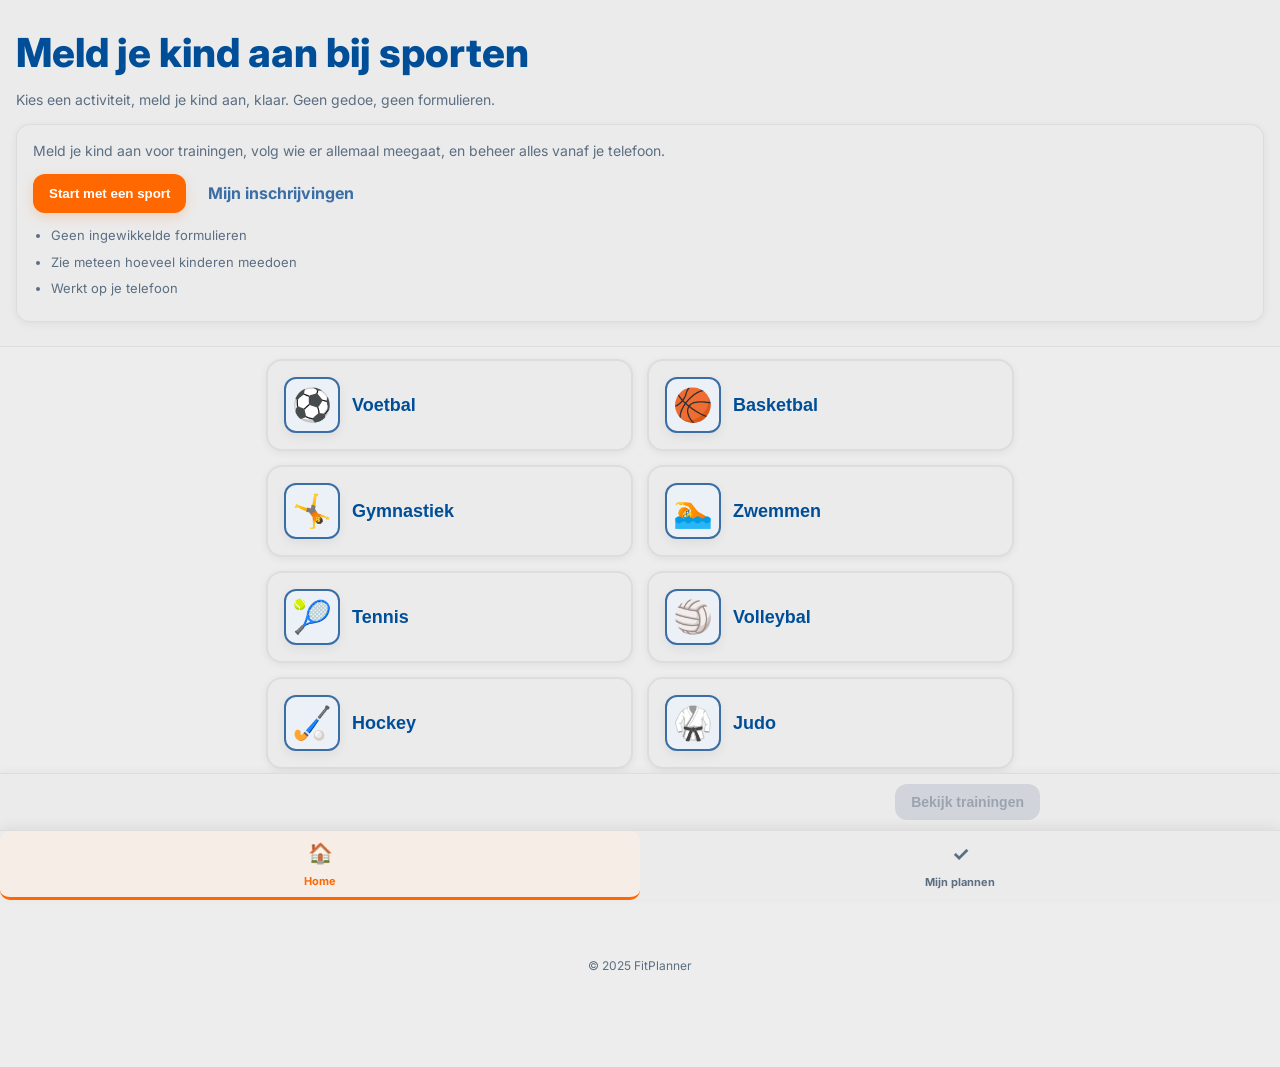
<file: index.html>
<!DOCTYPE html>
<html lang="nl">
<head>
  <meta charset="UTF-8" />
  <meta name="viewport" content="width=device-width, initial-scale=1" />
  <title>FitPlanner – Meld je kind aan voor sporten</title>
  <link rel="stylesheet" href="style.css" />
  <script defer src="app.js"></script>
</head>
<body>
  <header class="site-header">
    <h1>Meld je kind aan bij sporten</h1>
    <p class="sub">Kies een activiteit, meld je kind aan, klaar. Geen gedoe, geen formulieren.</p>
    <div class="hero">
      <p class="hero-lead">Meld je kind aan voor trainingen, volg wie er allemaal meegaat, en beheer alles vanaf je telefoon.</p>
      <div class="hero-cta">
        <button id="ctaChoose" class="primary">Start met een sport</button>
        <a href="myplans.html" class="ghost" aria-label="Bekijk mijn plannen">Mijn inschrijvingen</a>
      </div>
      <ul class="benefits" aria-hidden="false">
        <li>Geen ingewikkelde formulieren</li>
        <li>Zie meteen hoeveel kinderen meedoen</li>
        <li>Werkt op je telefoon</li>
      </ul>
    </div>
  </header>

  <main id="sports" class="sport-grid" aria-label="Lijst van sporten">
    <button class="sport-card" data-sport="voetbal" aria-label="Voetbal">
      <div class="sport-visual">⚽</div><h2>Voetbal</h2>
    </button>
    <button class="sport-card" data-sport="basketbal" aria-label="Basketbal">
      <div class="sport-visual">🏀</div><h2>Basketbal</h2>
    </button>
    <button class="sport-card" data-sport="gymnastiek" aria-label="Gymnastiek">
      <div class="sport-visual">🤸</div><h2>Gymnastiek</h2>
    </button>
    <button class="sport-card" data-sport="zwemmen" aria-label="Zwemmen">
      <div class="sport-visual">🏊</div><h2>Zwemmen</h2>
    </button>
    <button class="sport-card" data-sport="tennis" aria-label="Tennis">
      <div class="sport-visual">🎾</div><h2>Tennis</h2>
    </button>
    <button class="sport-card" data-sport="volleybal" aria-label="Volleybal">
      <div class="sport-visual">🏐</div><h2>Volleybal</h2>
    </button>
    <button class="sport-card" data-sport="hockey" aria-label="Hockey">
      <div class="sport-visual">🏑</div><h2>Hockey</h2>
    </button>
    <button class="sport-card" data-sport="judo" aria-label="Judo">
      <div class="sport-visual">🥋</div><h2>Judo</h2>
    </button>
    <button class="sport-card" data-sport="atletiek" aria-label="Atletiek">
      <div class="sport-visual">🏃</div><h2>Atletiek</h2>
    </button>
    <button class="sport-card" data-sport="dans" aria-label="Dans">
      <div class="sport-visual">💃</div><h2>Dans</h2>
    </button>
  </main>

  <div id="toast" class="toast" role="status" aria-live="polite" hidden></div>

  <footer class="site-footer">
    <p>© 2025 FitPlanner</p>
  </footer>

  <!-- Sticky action bar - always visible above bottom navigation -->
  <div class="sticky-action-bar" id="actionBar">
    <div class="action-content">
      <div class="action-info">
        <span id="selectionHint" hidden>Geselecteerd: <strong id="hintSport"></strong></span>
      </div>
      <div class="action-buttons">
        <button id="viewPlannerBtn" class="primary" aria-label="Bekijk trainingen">Bekijk trainingen</button>
        <button id="clearSelectionBtn" class="ghost reset-btn" aria-label="Wis keuze" hidden>Wis keuze</button>
      </div>
    </div>
  </div>
  <!-- Bottom navigation to feel like a native app -->
  <nav class="bottom-nav" aria-label="Navigatie">
    <a href="index.html" class="bn-item active" aria-current="page">
      <span class="bn-icon">🏠</span>
      <span class="bn-label">Home</span>
    </a>
    <a href="myplans.html" class="bn-item">
      <span class="bn-icon">✓</span>
      <span class="bn-label">Mijn plannen</span>
    </a>
  </nav>
</body>
</html>
</file>
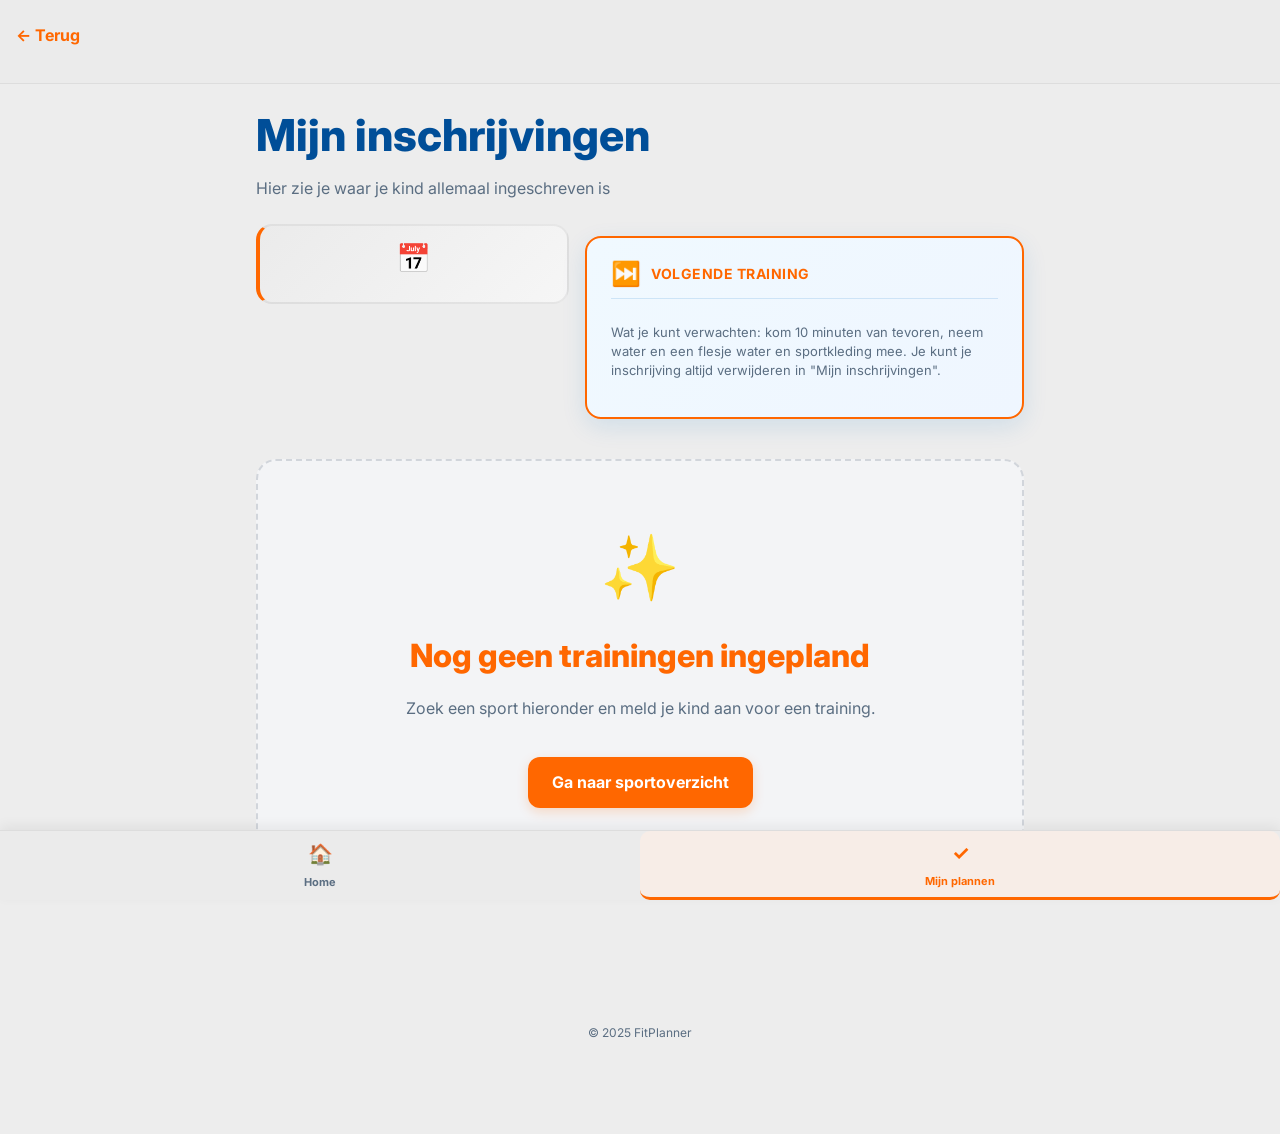
<file: myplans.html>
<!DOCTYPE html>
<html lang="nl">
<head>
  <meta charset="UTF-8" />
  <meta name="viewport" content="width=device-width, initial-scale=1" />
  <title>Mijn inschrijvingen – FitPlanner</title>
  <link rel="stylesheet" href="style.css" />
  <script defer src="myplans.js"></script>
</head>
<body>
  <header class="site-header">
    <a class="backlink" href="index.html" aria-label="Terug naar overzicht">← Terug</a>
  </header>

  <main class="plans-main">
    <div class="myplans-head">
      <h1>Mijn inschrijvingen</h1>
      <p class="myplans-subtitle">Hier zie je waar je kind allemaal ingeschreven is</p>
    </div>

    <!-- Filter controls - tap-based, no typing -->
    <div id="filterSection" class="filter-section">
      <!-- Sport filter chips -->
      <div class="filter-group">
        <label class="filter-label">Sport</label>
        <div id="sportChipsContainer" class="chips-container" role="group" aria-label="Filter op sport">
          <!-- Chips will be generated by JS -->
        </div>
      </div>

      <!-- Date filter chips -->
      <div class="filter-group">
        <label class="filter-label">Datum</label>
        <div id="dateChipsContainer" class="chips-container" role="group" aria-label="Filter op datum">
          <!-- Chips will be generated by JS -->
        </div>
      </div>

      <!-- Active filters display -->
      <div id="activeFilters" class="active-filters" hidden>
        <span class="active-label">Gefilterd op:</span>
        <span id="activeFiltersList" class="filters-list"></span>
      </div>

      <!-- Reset button -->
      <button id="resetFiltersBtn" class="filter-reset-btn" hidden>Filters wissen</button>
    </div>

    <!-- Dashboard block: summary + next training -->
    <div id="dashboardBlock" class="dashboard-block">
      <div class="dashboard-summary">
        <span class="summary-icon">📅</span>
        <span id="summaryText" class="summary-text"></span>
      </div>
      
      <div id="nextTrainingCard" class="next-training-card">
        <div class="next-training-header">
          <span class="next-icon">⏭️</span>
          <span class="next-label">Volgende training</span>
        </div>
        <div id="nextTrainingContent" class="next-training-content"></div>
        <p class="next-training-helper">Wat je kunt verwachten: kom 10 minuten van tevoren, neem water en een flesje water en sportkleding mee. Je kunt je inschrijving altijd verwijderen in "Mijn inschrijvingen".</p>
      </div>
    </div>

    <!-- Plans container -->
    <div id="plansContainer"></div>

    <!-- Toast notification -->
    <div id="toast" class="toast" role="status" aria-live="polite" hidden></div>
  </main>

  <footer class="site-footer">
    <p>© 2025 FitPlanner</p>
  </footer>
  
  <!-- Bottom navigation to feel like a native app -->
  <nav class="bottom-nav" aria-label="Navigatie">
    <a href="index.html" class="bn-item">
      <span class="bn-icon">🏠</span>
      <span class="bn-label">Home</span>
    </a>
    <a href="myplans.html" class="bn-item active" aria-current="page">
      <span class="bn-icon">✓</span>
      <span class="bn-label">Mijn plannen</span>
    </a>
  </nav>
</body>
</html>
</file>
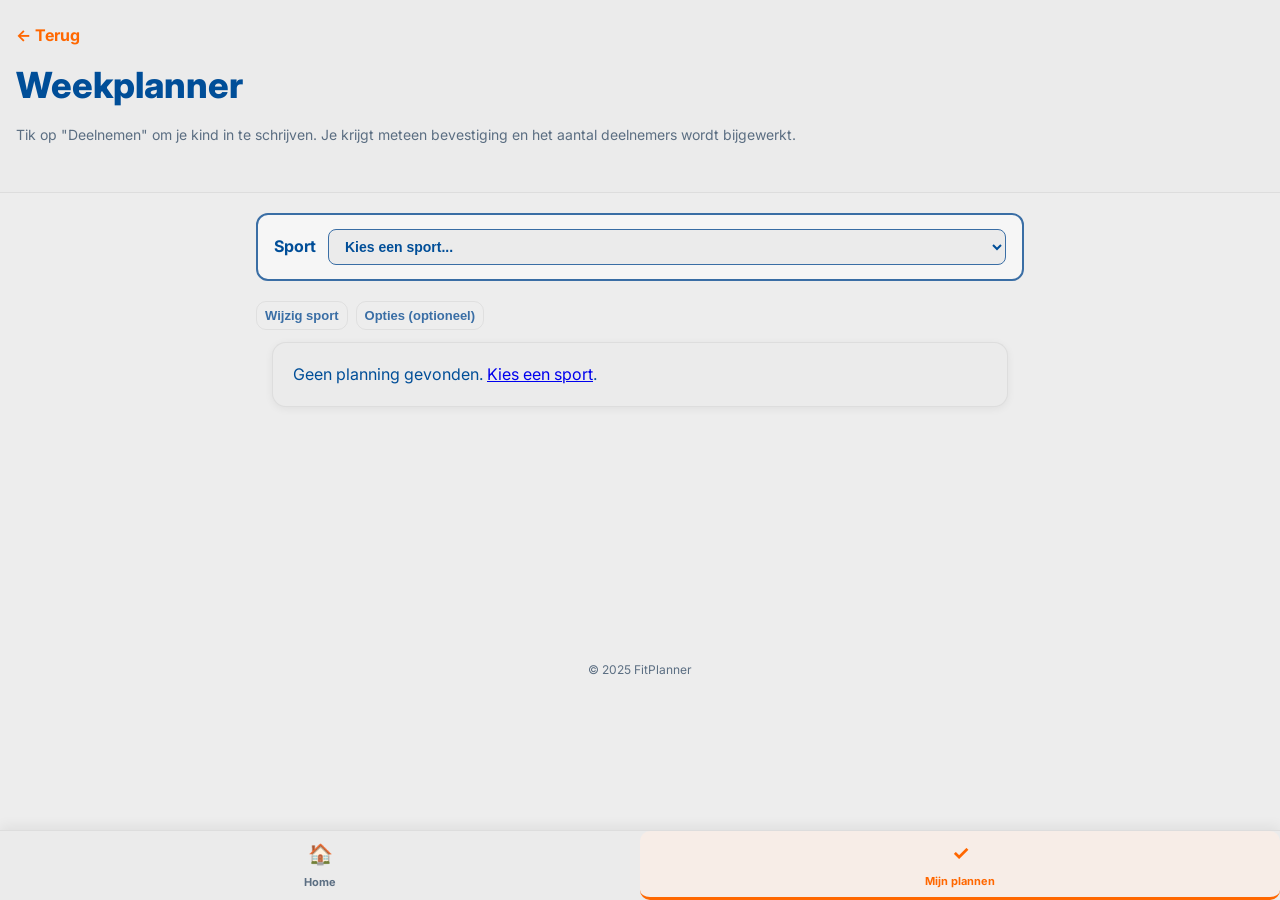
<file: planner.html>
<!DOCTYPE html>
<html lang="nl">
<head>
  <meta charset="UTF-8" />
  <meta name="viewport" content="width=device-width, initial-scale=1" />
  <title>Trainingen – FitPlanner</title>
  <link rel="stylesheet" href="style.css" />
  <script defer src="planner.js"></script>
</head>
<body>
  <header class="site-header">
    <a class="backlink" href="index.html" aria-label="Terug naar overzicht">← Terug</a>
    <div class="planner-head">
      <h1 id="plannerTitle">Weekplanner</h1>
      <p class="hint">Tik op "Deelnemen" om je kind in te schrijven. Je krijgt meteen bevestiging en het aantal deelnemers wordt bijgewerkt.</p>
    </div>
    <div id="toast" class="toast" role="status" aria-live="polite" hidden></div>
  </header>

  <main class="plans-main">
    <!-- Sport selector - allow changing sport without going back -->
    <div class="planner-context">
      <div id="sportSelector" class="sport-selector" aria-label="Selecteer sport" hidden>
        <label for="sportDropdown" class="sport-selector-label">Sport</label>
        <select id="sportDropdown" class="sport-dropdown" aria-label="Wissel sport">
          <option value="">Kies een sport...</option>
        </select>
      </div>
      <div class="planner-actions">
        <button id="toggleSportBtn" class="ghost small">Wijzig sport</button>
        <button id="toggleFiltersBtn" class="ghost small">Opties (optioneel)</button>
      </div>
    </div>

    <!-- Filters: Day, Age (groep), Type (Jongens/Meisjes/Gemengd) -->
    <div id="plannerFilters" class="filter-section" hidden aria-label="Filters">
      <div class="filters-header">
        <h3 class="filters-title">Opties (optioneel)</h3>
        <span id="resultCount" class="result-count">0 trainingen</span>
        <p class="filters-hint">Gebruik alleen opties als je de lijst wilt beperken.</p>
      </div>

      <div class="filters-grid">
        <div class="filter-group">
          <label for="dayFilter" class="filter-label">Dag</label>
          <select id="dayFilter" class="filter-select" aria-label="Filter op dag">
            <option value="">Alles</option>
          </select>
        </div>

        <div class="filter-group">
          <label for="ageFilter" class="filter-label">Leeftijd</label>
          <select id="ageFilter" class="filter-select" aria-label="Filter op leeftijd">
            <option value="">Alles</option>
          </select>
        </div>

        <div class="filter-group">
          <label for="typeFilter" class="filter-label">Type</label>
          <select id="typeFilter" class="filter-select" aria-label="Filter op type">
            <option value="">Alles</option>
            <option value="Jongens">Jongens</option>
            <option value="Meisjes">Meisjes</option>
            <option value="Mixed">Gemengd</option>
          </select>
        </div>
      </div>

      <button id="resetFiltersBtn" class="filter-reset-btn" hidden>Wis opties</button>
    </div>

    <div id="scheduleContainer" class="schedule"></div>
  </main>

  <footer class="site-footer">
    <p>© 2025 FitPlanner</p>
  </footer>
  <nav class="bottom-nav" aria-label="Navigatie">
    <a href="index.html" class="bn-item">
      <span class="bn-icon">🏠</span>
      <span class="bn-label">Home</span>
    </a>
    <a href="myplans.html" class="bn-item active" aria-current="page">
      <span class="bn-icon">✓</span>
      <span class="bn-label">Mijn plannen</span>
    </a>
  </nav>
</body>
</html>
</file>
<file: style.css>
@import url('https://fonts.googleapis.com/css2?family=Inter:wght@300;400;600;700;800&display=swap');
:root{
  /* FitPlanner visual system (limited palette) */
  --primary: #FF6700; /* CTA */
  --text: #004E98; /* Dark base for headings & main text */
  --text-dark: #003a6e;
  --secondary: #3A6EA5; /* links, icons */
  --muted: #5b6e82; /* subdued copy */
  --card: #EBEBEB; /* surface / cards */
  --bg1: #EDEDED; /* page background (lighter than #C0C0C0) */
  --bg2: #F6F6F6;
  --ring: var(--primary);
  --ok: var(--primary);
  --shadow: 0 2px 8px rgba(0,0,0,.06);
  --glow: 0 0 0 rgba(255,103,0,.08);

  /* Sport color slots simplified to fit the single palette (keep semantics but reduce noise) */
  --sport-voetbal: var(--secondary);
  --sport-basketbal: var(--secondary);
  --sport-gymnastiek: var(--secondary);
  --sport-zwemmen: var(--secondary);
  --sport-tennis: var(--secondary);
  --sport-volleybal: var(--secondary);
  --sport-hockey: var(--secondary);
  --sport-judo: var(--secondary);
  --sport-atletiek: var(--secondary);
  --sport-dans: var(--secondary);
  /* Tag helpers mapped to the limited palette */
  --boys: var(--secondary);
  --girls: var(--secondary);
  --mixed: var(--secondary);
}
*{ box-sizing:border-box }
html,body{
  margin:0; padding:0; min-height:100%; color:var(--text);
  font-family: 'Inter', system-ui, -apple-system, 'Segoe UI', Roboto, 'Helvetica Neue', Arial, sans-serif;
  font-size:16px; line-height:1.45;
  background: var(--bg1);
  min-height:100vh;
}
.site-header{ padding:24px 16px; border-bottom: 1px solid rgba(0,0,0,0.06); background: var(--card); position: relative; z-index: 10; }
.site-header h1{ margin:0 0 8px; font-size:clamp(28px,6vw,40px); font-weight:800; color:var(--text); }
.site-header .sub{ margin:6px 0 10px; color:var(--muted); max-width:640px; font-size:14px; }
.site-footer{ margin-top:24px; padding:18px 16px 80px; color:var(--muted); text-align:center; font-size:12px; }

/* GRID met diepte */
.sport-grid{
  display:grid; grid-template-columns: 1fr; /* mobile-first single column */
  gap:14px; padding:12px 16px 28px; max-width:780px; margin:0 auto;
  perspective: 900px;
}

.sport-card{
  appearance:none; -webkit-appearance:none;
  border:2px solid rgba(0,0,0,0.06); background:var(--card); border-radius:16px;
  padding:16px; display:flex; align-items:center; gap:12px;
  cursor:pointer; box-shadow: var(--shadow);
  transform-style: preserve-3d;
  transition: all .22s cubic-bezier(0.34, 1.56, 0.64, 1);
  min-height:68px; position:relative; overflow:hidden; pointer-events: auto; z-index: 1;
}
.sport-grid{ position:relative; }
.sport-card{ pointer-events:auto !important; touch-action:manipulation; -webkit-tap-highlight-color: rgba(0,0,0,0.06); }
.sport-card::before{
  content:''; position:absolute; inset:0; background: radial-gradient(circle at center, rgba(58,110,165,.04), transparent 70%);
  opacity:0; transition: opacity .3s ease; pointer-events: none; z-index: -1;
}
.sport-card:hover{
  box-shadow: 0 12px 24px rgba(0,78,152,.10);
  transform: translateY(-4px);
  border-color: var(--primary);
}
.sport-card:hover::before{ opacity:1; }
.sport-card:active{ transform: translateY(-2px) scale(0.98); }
.sport-card:focus{ outline:none }
.sport-card:focus-visible{
  border-color:var(--ring);
  box-shadow: 0 0 0 6px color-mix(in srgb, var(--ring) 55%, transparent);
}
.sport-card.selected{
  border-color: var(--primary);
  box-shadow: 0 14px 28px rgba(0,78,152,.10);
  transform: translateY(-4px) scale(1.02);
}
.sport-card[aria-pressed="true"]{ border-color:var(--primary); }
.sport-card:hover{ box-shadow: 0 14px 28px rgba(15,23,42,.12) }
.sport-card.clicked{ transform: translateZ(0) scale(.97) }

.sport-visual{ font-size:32px; line-height:1; transform: translateZ(18px); width:56px; height:56px; display:flex; align-items:center; justify-content:center; border-radius:12px; background:var(--bg2); box-shadow:0 4px 12px rgba(0,0,0,.06); border:2px solid rgba(0,0,0,0.06); color:var(--secondary); }
.sport-card h2{ margin:0; font-size:18px; font-weight:800; transform: translateZ(12px); color:var(--text); }

/* Sport-specific accent colors - clean and distinct */
.sport-card[data-sport="voetbal"] .sport-visual{ background: color-mix(in srgb, var(--sport-voetbal) 10%, white); border-color:var(--sport-voetbal); color:var(--sport-voetbal); }
.sport-card[data-sport="basketbal"] .sport-visual{ background: color-mix(in srgb, var(--sport-basketbal) 10%, white); border-color:var(--sport-basketbal); color:var(--sport-basketbal); }
.sport-card[data-sport="gymnastiek"] .sport-visual{ background: color-mix(in srgb, var(--sport-gymnastiek) 10%, white); border-color:var(--sport-gymnastiek); color:var(--sport-gymnastiek); }
.sport-card[data-sport="zwemmen"] .sport-visual{ background: color-mix(in srgb, var(--sport-zwemmen) 10%, white); border-color:var(--sport-zwemmen); color:var(--sport-zwemmen); }
.sport-card[data-sport="tennis"] .sport-visual{ background: color-mix(in srgb, var(--sport-tennis) 10%, white); border-color:var(--sport-tennis); color:var(--sport-tennis); }
.sport-card[data-sport="volleybal"] .sport-visual{ background: color-mix(in srgb, var(--sport-volleybal) 10%, white); border-color:var(--sport-volleybal); color:var(--sport-volleybal); }
.sport-card[data-sport="hockey"] .sport-visual{ background: color-mix(in srgb, var(--sport-hockey) 10%, white); border-color:var(--sport-hockey); color:var(--sport-hockey); }
.sport-card[data-sport="judo"] .sport-visual{ background: color-mix(in srgb, var(--sport-judo) 10%, white); border-color:var(--sport-judo); color:var(--sport-judo); }
.sport-card[data-sport="atletiek"] .sport-visual{ background: color-mix(in srgb, var(--sport-atletiek) 10%, white); border-color:var(--sport-atletiek); color:var(--sport-atletiek); }
.sport-card[data-sport="dans"] .sport-visual{ background: color-mix(in srgb, var(--sport-dans) 10%, white); border-color:var(--sport-dans); color:var(--sport-dans); }

/* All plans helper link */
.all-link{ margin:16px 0; text-align:center }

/* Remove button in All Plans */
.remove-btn{ appearance:none; -webkit-appearance:none; background:transparent; border:1px solid rgba(15,23,42,0.06); padding:8px 10px; border-radius:10px; color:var(--primary); cursor:pointer; font-weight:700 }
.remove-btn:hover{ background: color-mix(in srgb, var(--secondary) 6%, var(--bg2)); }

/* Sticky action bar - always visible above bottom navigation */
.sticky-action-bar{
  position:fixed; left:0; right:0; bottom:70px; height:auto; 
  background:var(--card); border-top:1px solid rgba(0,0,0,0.06); z-index:85;
  padding:10px 16px; box-shadow: 0 -2px 8px rgba(0,0,0,.04);
}
.action-content{
  max-width:800px; margin:0 auto; display:flex; gap:12px; align-items:center; justify-content:space-between;
}
.action-info{
  flex:1; color:var(--muted); font-size:14px;
}
.action-info strong{ color:var(--text); font-weight:700; }
.action-buttons{
  display:flex; gap:8px; align-items:center;
}
.action-buttons .primary{
  padding:10px 16px; font-size:14px;
}
.action-buttons .ghost{
  padding:8px 10px; font-size:13px;
}

/* Add bottom padding to body to accommodate sticky bar and bottom nav */
body{ padding-bottom:0; }
main{ padding-bottom:70px; }

/* Bottom navigation - clean and app-like */
.bottom-nav{
  position:fixed; left:0; right:0; bottom:0; height:70px; 
  display:flex; gap:0; align-items:center; justify-content:space-around; 
  padding:0; background:var(--card);
  border-top:1px solid rgba(0,0,0,0.06);
  box-shadow:0 -4px 12px rgba(0,0,0,.06); 
  z-index:90;
}
.bn-item{
  text-decoration:none; color:var(--muted); padding:8px 12px; 
  border-radius:10px; font-weight:700; display:flex; flex-direction:column;
  align-items:center; gap:6px; font-size:12px; transition: all .22s ease;
  flex:1; text-align:center;
}
.bn-item:hover{
  color:var(--primary);
  background: var(--bg2);
}
.bn-item.active{
  color:var(--primary); 
  background: color-mix(in srgb, var(--primary) 6%, var(--bg2));
  box-shadow: none;
  border-bottom:3px solid var(--primary);
}
.bn-icon{ font-size:20px; }
.bn-label{ font-size:11px; }

/* touch press state */
.sport-card:active, .join-btn:active, .primary:active, .remove-btn:active{ transform: translateY(1px) scale(0.997); }

/* Planner (ongewijzigd behalve tags) */
.schedule{ padding:8px 16px 32px; max-width:780px; margin:0 auto }
.empty{ background:var(--card); border:1px solid rgba(15,23,42,0.06); border-radius:14px; padding:16px; box-shadow:var(--shadow) }
.backlink{ display:inline-block; text-decoration:none; color:var(--primary); margin-bottom:8px }
.day-section{ margin:18px 0 10px }
.day-section h3{ margin:8px 0 10px; font-size:18px; color:#0f172a }
.slot-list{ display:grid; grid-template-columns: 1fr; gap:12px }
.slot{
  background:var(--card); border:1px solid rgba(15,23,42,0.06); border-left: 3px solid var(--primary); border-radius:12px; padding:12px;
  display:flex; justify-content:space-between; align-items:center; gap:12px;
  box-shadow:var(--shadow); transition: transform .15s ease, box-shadow .15s ease;
}
.slot:hover{ transform: translateY(-1px) }
.slot-meta{ display:flex; flex-direction:column; gap:6px }
.next-training-card{ border-left:6px solid var(--primary); padding:16px 14px; margin-top:12px; background: linear-gradient(180deg, rgba(255,255,255,0.02), transparent); box-shadow: 0 12px 28px rgba(0,78,152,0.08); border-radius:12px; }
.next-training-card .next-sport-row{ display:flex; align-items:center; gap:12px; margin-bottom:8px }
.next-training-card .next-sport-emoji{ font-size:36px; line-height:1 }
.next-training-card .next-sport-name{ font-size:20px; font-weight:800; color:var(--text-dark) }
.next-training-card .next-detail-label{ color:var(--muted); margin-right:8px }
.next-training-card .next-detail-value{ font-size:15px; color:var(--text) }
.next-training-helper{ margin-top:10px; color:var(--muted); font-size:13px }
.slot-time{ font-weight:700; letter-spacing:.2px }
.slot-tags{ display:flex; flex-wrap:wrap; gap:6px }
.tag{ font-size:12px; padding:6px 10px; border-radius:999px; background:var(--bg2); color:var(--muted); border:1px solid rgba(0,0,0,0.04) }
.tag-boys{ background: color-mix(in srgb, var(--boys) 12%, white); border-color: color-mix(in srgb, var(--boys) 32%, #e2e8f0); color:#0b377a }
.tag-girls{ background: color-mix(in srgb, var(--girls) 12%, white); border-color: color-mix(in srgb, var(--girls) 32%, #e2e8f0); color:#7a0b3a }
.tag-mixed{ background: color-mix(in srgb, var(--mixed) 12%, white); border-color: color-mix(in srgb, var(--mixed) 32%, #e2e8f0); color:#064b5c }
.slot-actions{ display:flex; align-items:center; gap:10px }
.join-btn{
  appearance:none; -webkit-appearance:none; border:1px solid rgba(0,0,0,0.06);
  background: linear-gradient(var(--card), var(--bg2)); padding:10px 14px; border-radius:12px;
  cursor:pointer; font-weight:700; transition: transform .12s, box-shadow .12s, border-color .12s;
  box-shadow: 0 8px 18px rgba(0,0,0,.06); min-width:110px; height:44px; display:inline-flex; align-items:center; justify-content:center;
}
.join-btn:hover{ transform: translateY(-1px); border-color: var(--primary); box-shadow: 0 10px 18px rgba(0,0,0,.12) }
.join-btn:focus-visible{ outline: 2px solid var(--primary); outline-offset: 2px; }
.join-btn:disabled{ cursor:default; border-color:#d1fae5; background: linear-gradient(var(--bg2), var(--card)); color:#047857 }
.count{ font-size:14px; color:#111827; background:#f3f6ff; border:1px solid rgba(15,23,42,0.04); padding:6px 10px; border-radius:10px }
.slot.flash{ outline:2px solid color-mix(in srgb, var(--ok) 45%, transparent); outline-offset:2px; animation:flash .4s ease }
@keyframes flash{ from{ box-shadow:0 0 0 0 rgba(16,185,129,.45) } to{ box-shadow:0 0 0 12px rgba(16,185,129,0) } }
@media (max-width:520px){ .slot{ flex-direction:column; align-items:stretch } .slot-actions{ justify-content:space-between } }

/* reduce motion – zet 3D terug naar normale hover voor toegankelijkheid */
@media (prefers-reduced-motion: reduce){
  .sport-card, .sport-card *{ transform:none !important }
}

/* Planner small helpers and emphasis */
.filters-hint{ margin-top:6px; font-size:13px; color:var(--muted) }
.slot-time{ font-weight:800; letter-spacing:.2px; font-size:18px; color:var(--text-dark) }
.slot-help{ font-size:12px; color:var(--muted); margin-top:8px }
.planner-actions{ display:flex; gap:8px; margin-top:10px }
.planner-actions .small{ padding:6px 8px; font-size:13px; border-radius:10px }
.ghost.small{ background:transparent; border:1px solid rgba(0,0,0,0.06); color:var(--secondary); }
.join-btn.primary{ background: var(--primary); color: #fff; border-color: transparent; box-shadow: 0 8px 18px rgba(255,103,0,0.18) }

/* Debug mode: Press D to toggle and highlight potential overlay elements */
body.debug-click [style*="position: fixed"],
body.debug-click [style*="position: absolute"] {
  outline: 3px solid red !important;
}

.hero{ margin-top:12px; background: linear-gradient(180deg,var(--card),var(--bg2)); padding:12px; border-radius:12px; border:1px solid rgba(0,0,0,0.06); border-left: 4px solid var(--primary); box-shadow:0 8px 20px rgba(0,0,0,0.04) }
.hero-lead{ margin:0 0 10px; color:var(--muted) }
.hero-cta{ display:flex; gap:10px; align-items:center }
/* Primary button - clean and confident */
.primary, .btn-primary{
  background: var(--primary); 
  color:white; padding:12px 16px; border-radius:12px; border:none; 
  font-weight:700; box-shadow: 0 4px 12px rgba(255,103,0,.20); 
  cursor:pointer; transition: all .22s ease;
  display:inline-block !important; text-decoration:none; pointer-events: auto !important; z-index: 20 !important;
  visibility: visible !important; opacity: 1 !important;
}
.primary:hover, .btn-primary:hover{
  box-shadow: 0 8px 20px rgba(255,103,0,.28);
  transform: translateY(-2px);
}
.primary:focus-visible, .btn-primary:focus-visible{
  outline: 2px solid var(--primary);
  outline-offset: 2px;
}
.primary:active, .btn-primary:active{
  transform: translateY(0) scale(0.98);
}
.primary:disabled, .btn-primary:disabled{
  background: #d1d5db;
  box-shadow: none;
  cursor: not-allowed;
  transform: none;
  color: #9ca3af;
}
.primary:disabled:hover, .btn-primary:disabled:hover{
  transform: none;
  box-shadow: 0 4px 12px rgba(255,103,0,.20);
}
.ghost{ color:var(--secondary); text-decoration:none; padding:8px; pointer-events: auto !important; z-index: 20 !important; }
.reset-btn{ padding:10px 12px; border-radius:10px; font-weight:700; border:2px solid rgba(15,23,42,0.06); background:transparent; cursor:pointer; pointer-events: auto !important; z-index: 20 !important; }
.reset-btn:hover{ background: rgba(15,23,42,0.02); }
.benefits{ margin:10px 0 0; padding-left:18px; color:var(--muted); font-size:14px }

/* Toast - clean and clear */
.toast{
  position:fixed; left:50%; transform:translateX(-50%); bottom:90px; 
  background:var(--card); 
  border:1px solid rgba(0,0,0,0.06); padding:14px 20px; border-radius:12px; 
  box-shadow: 0 12px 32px rgba(0,0,0,.08);
  z-index:70; min-width:240px; max-width:90vw; text-align:center; 
  font-weight:700; color:var(--text); opacity:0; pointer-events:none; 
  transition:opacity .22s ease, transform .22s cubic-bezier(0.34,1.56,0.64,1);
}
.toast.show{ opacity:1; pointer-events:auto; transform:translateX(-50%) translateY(-12px); }

@media (min-width:600px){ .sport-grid{ grid-template-columns: repeat(2,1fr) } }

/* === MYPLANS PAGE STYLES === */
.myplans-head{ 
  padding:0 0 24px 0;
  text-align:left;
}
.myplans-head h1{ 
  font-size: clamp(32px, 7vw, 44px); 
  margin:0 0 8px 0;
  color:var(--text);
  font-weight:800;
}
.myplans-subtitle{ 
  color:var(--muted); 
  font-size:16px; 
  margin:0;
  line-height:1.5;
}

.plans-main{ 
  padding:20px 16px 100px; 
  max-width:800px; 
  margin:0 auto;
}

/* Sport selector - switch sports without going back */
.sport-selector{
  background:var(--bg2); border:2px solid var(--secondary);
  border-radius:12px; padding:14px 16px;
  margin-bottom:20px; display:flex; gap:12px; align-items:center;
}
.sport-selector-label{
  font-weight:700; color:var(--text); min-width:fit-content;
}
.sport-dropdown{
  flex:1; padding:8px 12px; border:1px solid var(--secondary);
  border-radius:8px; background:var(--card); color:var(--text);
  font-size:14px; font-weight:600; cursor:pointer;
}
.sport-dropdown:focus{ outline:none; border-color:var(--primary); box-shadow: 0 0 0 3px color-mix(in srgb, var(--primary) 20%, transparent); }

/* Filter section - clean and accessible */
.filter-section{
  background:var(--bg2);
  border:2px solid rgba(0,0,0,0.06);
  border-radius:14px;
  padding:20px 16px;
  margin-bottom:28px;
}

.filter-group{
  margin-bottom:16px;
}

.filter-group:last-child{
  margin-bottom:0;
}

.filter-label{
  display:block;
  font-size:14px;
  font-weight:700;
  color:var(--text);
  margin-bottom:8px;
  letter-spacing:0.3px;
}

/* Improved planner filters */
.filters-header{
  display:flex; justify-content:space-between; align-items:center;
  margin-bottom:16px; padding-bottom:12px; border-bottom:2px solid #e5e7eb;
}

.filters-title{
  margin:0; font-size:16px; font-weight:700; color:var(--text);
}

.result-count{
  font-size:13px; font-weight:600; color:var(--primary);
  background:#eff6ff; padding:6px 12px; border-radius:20px;
}

.filters-grid{
  display:grid; grid-template-columns:1fr 1fr 1fr; gap:12px;
}

@media(max-width:640px){
  .filters-grid{ grid-template-columns:1fr 1fr; }
}

/* Chips container for tap-based filters */
.chips-container{
  display:flex; flex-wrap:wrap; gap:8px;
}

.filter-chip{
  appearance:none; -webkit-appearance:none; border:none; cursor:pointer;
  padding:10px 16px; border-radius:20px; font-weight:600;
  background:#f3f4f6; color:var(--text); font-size:14px;
  border:2px solid transparent; transition:all .22s ease;
  touch-action:manipulation; -webkit-tap-highlight-color:rgba(0,0,0,.06);
  display:inline-block; white-space:nowrap;
}

.filter-chip:hover{
  background:#e5e7eb; border-color:#d1d5db;
}

.filter-chip:focus{
  outline:none;
}

.filter-chip:focus-visible{
  border-color:var(--primary); box-shadow:0 0 0 3px rgba(255,103,0,.16);
}

.filter-chip.active{
  background:var(--primary); color:white; border-color:var(--primary);
  box-shadow:0 4px 12px rgba(255,103,0,.20);
}

.filter-chip.active:hover{
  background:#1d4ed8; border-color:#1d4ed8;
}

/* Active filters display */
.active-filters{
  background:#f0f9ff; border:1px solid #bfdbfe;
  border-radius:10px; padding:10px 14px; margin-top:12px;
  font-size:13px; color:var(--text);
}

.active-label{
  font-weight:700; margin-right:6px;
}

.filters-list{
  color:var(--primary); font-weight:600;
}

.filters-list strong{
  color:var(--text);
}

.search-input{
  width:100%;
  padding:14px 16px;
  font-size:16px;
  border:2px solid #e5e7eb;
  border-radius:10px;
  transition:all .22s ease;
  font-family:inherit;
}

.search-input:focus{
  outline:none;
  border-color:var(--primary);
  box-shadow: 0 0 0 3px rgba(255,103,0,.08);
}

.search-input::placeholder{
  color:#9ca3af;
}

/* Filter select controls */
.filter-row{
  display:grid;
  grid-template-columns:1fr 1fr;
  gap:12px;
}

.filter-select{
  width:100%;
  padding:12px 14px;
  font-size:15px;
  border:2px solid rgba(0,0,0,0.06);
  border-radius:10px;
  background:var(--card);
  transition:all .22s ease;
  font-family:inherit;
  cursor:pointer;
  appearance:none;
  background-image:url("data:image/svg+xml,%3Csvg xmlns='http://www.w3.org/2000/svg' width='12' height='8' viewBox='0 0 12 8'%3E%3Cpath fill='%231f2937' d='M1 1l5 5 5-5'/%3E%3C/svg%3E");
  background-repeat:no-repeat;
  background-position:right 12px center;
  padding-right:36px;
}

.filter-select:focus{
  outline:none;
  border-color:var(--primary);
  box-shadow: 0 0 0 3px rgba(255,103,0,.08);
}

.filter-reset-btn{
  width:100%;
  padding:12px 16px;
  margin-top:16px;
  font-size:14px;
  font-weight:700;
  color:var(--primary);
  background:rgba(255,103,0,0.06);
  border:2px solid rgba(255,103,0,0.16);
  border-radius:10px;
  cursor:pointer;
  transition:all .22s ease;
  letter-spacing:0.3px;
}

.filter-reset-btn:hover{
  background:rgba(255,103,0,0.10);
  border-color:var(--primary);
}

.filter-reset-btn:active{
  transform:translateY(1px);
}

@media (min-width:520px){
  .filter-section{
    padding:24px;
  }

  .search-input{
    font-size:15px;
    padding:12px 14px;
  }

  .filter-row{
    gap:14px;
  }

  .filter-select{
    font-size:14px;
  }
}

/* Summary block - clear overview */
.summary-block{
  background: linear-gradient(135deg, var(--card) 0%, var(--bg2) 100%);
  border:2px solid rgba(0,0,0,0.06);
  border-radius:16px;
  padding:16px 20px;
  margin-bottom:28px;
  display:flex;
  align-items:center;
  justify-content:center;
}
.summary-content{
  display:flex;
  align-items:center;
  gap:12px;
  text-align:center;
}
.summary-icon{
  font-size:28px;
  line-height:1;
}
.summary-text{
  font-size:18px;
  font-weight:700;
  color:var(--text);
}

/* Dashboard block - summary + next training */
.dashboard-block{
  display:grid;
  grid-template-columns: 1fr;
  gap:16px;
  margin-bottom:28px;
}

.dashboard-summary{
  background: linear-gradient(135deg, var(--card) 0%, var(--bg2) 100%);
  border:2px solid rgba(0,0,0,0.06);
  border-left: 4px solid var(--primary);
  border-radius:16px;
  padding:16px 20px;
  display:flex;
  align-items:center;
  justify-content:center;
  gap:12px;
  text-align:center;
}

.summary-icon{
  font-size:28px;
  line-height:1;
}

.summary-text{
  font-size:16px;
  font-weight:700;
  color:var(--text);
}

/* Next training card - prominent highlight */
.next-training-card{
  background:linear-gradient(135deg, #f0f9ff 0%, #eff6ff 100%);
  border:2px solid var(--primary);
  border-radius:16px;
  padding:20px;
  box-shadow:0 8px 24px rgba(11,118,201,0.12);
}

.next-training-header{
  display:flex;
  align-items:center;
  gap:10px;
  margin-bottom:14px;
  border-bottom:1px solid rgba(11,118,201,0.15);
  padding-bottom:12px;
}

.next-icon{
  font-size:24px;
  line-height:1;
}

.next-label{
  font-size:14px;
  font-weight:700;
  color:var(--primary);
  text-transform:uppercase;
  letter-spacing:0.5px;
}

.next-training-content{
  display:flex;
  flex-direction:column;
  gap:12px;
}

.next-training-info{
  display:grid;
  grid-template-columns: 1fr;
  gap:12px;
}

.next-sport-row{
  display:flex;
  align-items:center;
  gap:10px;
  margin-bottom:4px;
}

.next-sport-emoji{
  font-size:32px;
  line-height:1;
}

.next-sport-name{
  font-size:20px;
  font-weight:800;
  color:var(--text);
}

.next-details{
  display:grid;
  grid-template-columns: 1fr;
  gap:10px;
  margin-top:8px;
}

.next-detail-row{
  display:flex;
  align-items:center;
  gap:8px;
  font-size:15px;
  color:#374151;
}

.next-detail-label{
  font-size:18px;
  line-height:1;
  min-width:24px;
}

.next-detail-value{
  font-weight:600;
  color:var(--text);
}

@media (min-width:640px){
  .dashboard-block{
    grid-template-columns: 1fr 1.4fr;
    align-items:flex-start;
  }
  
  .dashboard-summary{
    flex-direction:column;
    text-align:center;
    justify-content:flex-start;
    padding:18px 16px;
  }
  
  .next-training-card{
    padding:24px;
  }
}

/* Empty state with strong visual presence */
.empty-hero{
  text-align:center; 
  padding:60px 24px;
  background: #f3f4f6;
  border:2px dashed #d1d5db;
  border-radius:20px;
  animation: float 3s ease-in-out infinite;
  margin-top:40px;
}
.empty-icon{ 
  font-size:64px; 
  margin-bottom:20px; 
  animation: pulse 2s ease-in-out infinite; 
  display:block;
}
.empty-hero h2{ 
  font-size:clamp(24px, 5vw, 32px); 
  margin:8px 0 16px 0; 
  color:var(--primary);
  font-weight:800;
}
.empty-hero p{ 
  color:var(--muted); 
  margin:12px 0 28px 0; 
  font-size:16px;
  line-height:1.6;
}
.empty-hero .btn-primary{ 
  margin-top:8px;
  font-size:16px;
  padding:14px 24px;
}

@keyframes float{ 0%, 100%{ transform: translateY(0) } 50%{ transform: translateY(-8px) } }
@keyframes pulse{ 0%, 100%{ opacity:1 } 50%{ opacity:.7 } }

/* Day sections */
.day-section{ 
  margin:32px 0 0 0;
}
.day-section:first-of-type{
  margin-top:0;
}
.day-title{ 
  font-size:18px; 
  font-weight:800; 
  margin:0 0 16px 0;
  color:var(--primary);
  text-transform:uppercase; 
  letter-spacing:1.5px;
  padding-bottom:12px;
  border-bottom:3px solid var(--primary);
}

/* Plans list and cards */
.plans-list{ 
  display:grid; 
  grid-template-columns:1fr; 
  gap:14px;
}

.plan-card{
  background:var(--card);
  border:2px solid rgba(0,0,0,0.06); 
  border-left: 4px solid var(--primary);
  border-radius:16px; 
  padding:18px;
  display:flex; 
  justify-content:space-between; 
  align-items:flex-start; 
  gap:16px;
  box-shadow: var(--shadow);
  transition: all .22s ease;
  position:relative; 
  overflow:hidden;
}
.plan-card:hover{
  box-shadow: 0 8px 20px rgba(255,103,0,.10);
  border-color: var(--primary);
  transform: translateY(-2px);
}
.plan-card.removing{ 
  opacity:0; 
  transform: translateY(20px); 
  transition: all .3s ease; 
}

.plan-card-content{
  flex:1;
  display:flex;
  flex-direction:column;
  gap:12px;
}

/* Top row: Sport icon + name + date badge */
.plan-card-top{
  display:flex;
  align-items:center;
  gap:12px;
}

.plan-sport-info{
  display:flex;
  flex-direction:column;
  gap:4px;
  flex:1;
}

.plan-sport-name{
  font-size:16px;
  font-weight:700;
  color:var(--text);
}

.plan-date-badge{
  font-size:12px;
  font-weight:600;
  color:#6b7280;
  letter-spacing:0.3px;
  text-transform:uppercase;
}

/* Plan card overall */
.plan-card-top{
  display:flex;
  align-items:center;
  gap:12px;
  margin-bottom:4px;
}
.plan-sport-badge{
  width:56px; 
  height:56px; 
  display:flex; 
  align-items:center; 
  justify-content:center;
  border-radius:14px; 
  border:2px solid;
  flex-shrink:0;
  transition: all .22s ease;
}
.plan-card:hover .plan-sport-badge{
  transform: scale(1.08);
}
.plan-emoji{ 
  font-size:28px; 
  line-height:1;
}
.plan-sport-name{
  font-weight:800;
  font-size:18px;
  color:var(--text);
  line-height:1.2;
}

/* Second row: Time (largest text, most prominent info) */
.plan-time-row{
  display:flex;
  align-items:center;
  gap:10px;
  padding:8px 0;
}
.plan-time-label{
  font-size:16px;
}
.plan-time-value{
  font-weight:800;
  font-size:20px;
  color:var(--primary);
  line-height:1;
}

/* Third row: Gender tag and participant count (secondary info) */
.plan-details-row{
  display:flex;
  flex-wrap:wrap;
  align-items:center;
  gap:8px;
  font-size:14px;
  color:var(--muted);
}
.plan-gender-tag{
  display:inline-block;
  font-size:13px;
  font-weight:600;
  color:var(--text);
  background:#f3f4f6;
  border:1px solid #d1d5db;
  padding:4px 10px;
  border-radius:6px;
  white-space:nowrap;
}
.plan-count{
  margin-left:auto;
  font-size:14px; 
  font-weight:700;
  background: #f3f4f6;
  border:1px solid #e5e7eb;
  color:var(--text);
  padding:6px 10px; 
  border-radius:8px;
  white-space:nowrap;
}

/* Right side: Large, obvious cancel button */
.plan-remove-btn{
  appearance:none; 
  -webkit-appearance:none;
  background: #fee2e2;
  border:2px solid #fecaca;
  padding:12px 16px; 
  border-radius:12px; 
  font-size:14px;
  color:#dc2626; 
  cursor:pointer; 
  font-weight:700;
  transition: all .22s ease;
  min-width:110px;
  height:48px;
  display:flex; 
  align-items:center; 
  justify-content:center;
  flex-shrink:0;
  white-space:nowrap;
  line-height:1;
}
.plan-remove-btn:hover{
  background: color-mix(in srgb, var(--primary) 6%, var(--bg2));
  border-color: color-mix(in srgb, var(--primary) 10%, rgba(0,0,0,0.06));
  box-shadow: 0 4px 12px rgba(0,0,0,.08);
  transform: translateY(-1px);
}
.plan-remove-btn:active{
  transform: translateY(0);
}
.plan-remove-btn .btn-text{
  display:block;
}

.hero{ margin-top:14px; background:var(--card); padding:16px; border-radius:14px; border:1px solid rgba(0,0,0,0.06); box-shadow:var(--shadow) }
.hero-lead{ margin:0 0 12px; color:var(--muted); font-size:14px; }
.hero-cta{ display:flex; gap:10px; align-items:center; flex-wrap:wrap; }
.ghost{ color:var(--secondary); text-decoration:none; padding:8px 12px; border-radius:10px; font-weight:700; transition: all .22s ease; }
.ghost:hover{ background:var(--bg2); }
.benefits{ margin:12px 0 0; padding-left:18px; color:var(--muted); font-size:13px; line-height:1.6; }
.benefits li{ margin-bottom:6px; }

/* Planner page head */
.planner-head{ padding-bottom:8px; }
.planner-head h1{ font-size:clamp(28px,6vw,36px); margin-bottom:8px; }
.planner-head .hint{ color:var(--muted); font-size:14px; }

/* Join button */
.join-btn{
  appearance:none; -webkit-appearance:none; 
  border:1px solid #e5e7eb;
  background:var(--card); 
  padding:11px 14px; border-radius:12px;
  cursor:pointer; font-weight:700; 
  transition: all .22s cubic-bezier(0.34,1.56,0.64,1);
  box-shadow: var(--shadow); 
  min-width:110px; height:44px; display:inline-flex; align-items:center; justify-content:center;
  color:var(--primary);
}
.join-btn:hover{
  background:var(--bg2);
  box-shadow: 0 8px 16px rgba(255,103,0,.12);
  transform: translateY(-2px);
  border-color:var(--primary);
}
.join-btn:active{
  transform: translateY(0) scale(0.98);
}
.join-btn:disabled{
  cursor:default; 
  background:#ecfdf5; 
  border-color: #bbf7d0;
  color:#059669;
  box-shadow: 0 2px 8px rgba(5, 150, 105, .08);
}

.remove-btn{
  appearance:none; -webkit-appearance:none; background:transparent; 
  border:1px solid rgba(0,0,0,0.06); padding:8px 10px; border-radius:10px; 
  color:var(--primary); cursor:pointer; font-weight:700;
  transition: all .22s ease;
}
.remove-btn:hover{ background: color-mix(in srgb, var(--primary) 6%, var(--bg2)); border-color: color-mix(in srgb, var(--primary) 10%, rgba(0,0,0,0.06)); }

/* Schedule and slots */
.schedule{ padding:12px 16px 100px; max-width:800px; margin:0 auto; }
.empty{ background:var(--card); border:1px solid rgba(0,0,0,0.06); border-radius:14px; padding:20px; box-shadow:var(--shadow) }
.backlink{ display:inline-block; text-decoration:none; color:var(--primary); margin-bottom:12px; font-weight:700; transition: all .22s ease; }
.backlink:hover{ transform: translateX(-2px); }
.day-section{ margin:20px 0 12px; }
.day-section h3{ margin:8px 0 12px; font-size:20px; color:var(--text); font-weight:800; }
.slot-list{ display:grid; grid-template-columns:1fr; gap:12px; }
.slot{ background:var(--card); border:1px solid rgba(0,0,0,0.06); border-radius:14px; padding:14px; display:flex; justify-content:space-between; align-items:center; gap:12px; box-shadow:var(--shadow); transition:all .22s ease; }
.slot:hover{ transform:translateY(-2px); box-shadow:0 8px 16px rgba(255,103,0,.10); }
.slot-meta{ display:flex; flex-direction:column; gap:6px; }
.slot-time{ font-weight:800; letter-spacing:.3px; color:var(--text-dark); }
.slot-tags{ display:flex; flex-wrap:wrap; gap:6px; }
.tag{ font-size:12px; padding:6px 10px; border-radius:999px; background:var(--bg2); color:var(--muted); border:1px solid rgba(0,0,0,0.04); }
.tag-boys{ background:var(--bg2); border-color:rgba(0,0,0,0.04); color:var(--muted); }
.tag-girls{ background:var(--bg2); border-color:rgba(0,0,0,0.04); color:var(--muted); }
.tag-mixed{ background:var(--bg2); border-color:rgba(0,0,0,0.04); color:var(--muted); }
.slot-actions{ display:flex; align-items:center; gap:10px; }
.count{ font-size:14px; color:var(--text); background:var(--bg2); border:1px solid rgba(0,0,0,0.04); padding:6px 10px; border-radius:10px; font-weight:700; }
.slot.flash{ animation:flash .5s ease; box-shadow:0 0 0 0 rgba(255,103,0,.45); }
@keyframes flash{ 0%{ box-shadow:0 0 0 0 rgba(255,103,0,.45); } 100%{ box-shadow:0 0 0 12px rgba(255,103,0,0); } }

.all-link{ margin:20px 0; text-align:center; }

/* Accessibility */
@media (prefers-reduced-motion:reduce){
  .sport-card, .sport-card *, .plan-card, .plan-card *, .bottom-nav .bn-item,
  .primary, .btn-primary, .join-btn, .plan-remove-btn{
    transform:none !important; animation:none !important;
  }
}

@media (max-width:520px){
  .slot{ flex-direction:column; align-items:stretch; }
  .slot-actions{ justify-content:space-between; }
  
  .plan-card{ 
    flex-direction:column;
    align-items:stretch;
    gap:14px;
  }
  .plan-card-content{
    width:100%;
  }
  .plan-details-row{
    justify-content:space-between;
    align-items:center;
  }
  .plan-count{
    margin-left:0;
  }
  .plan-remove-btn{
    width:100%;
    min-width:auto;
  }
}
</file>
